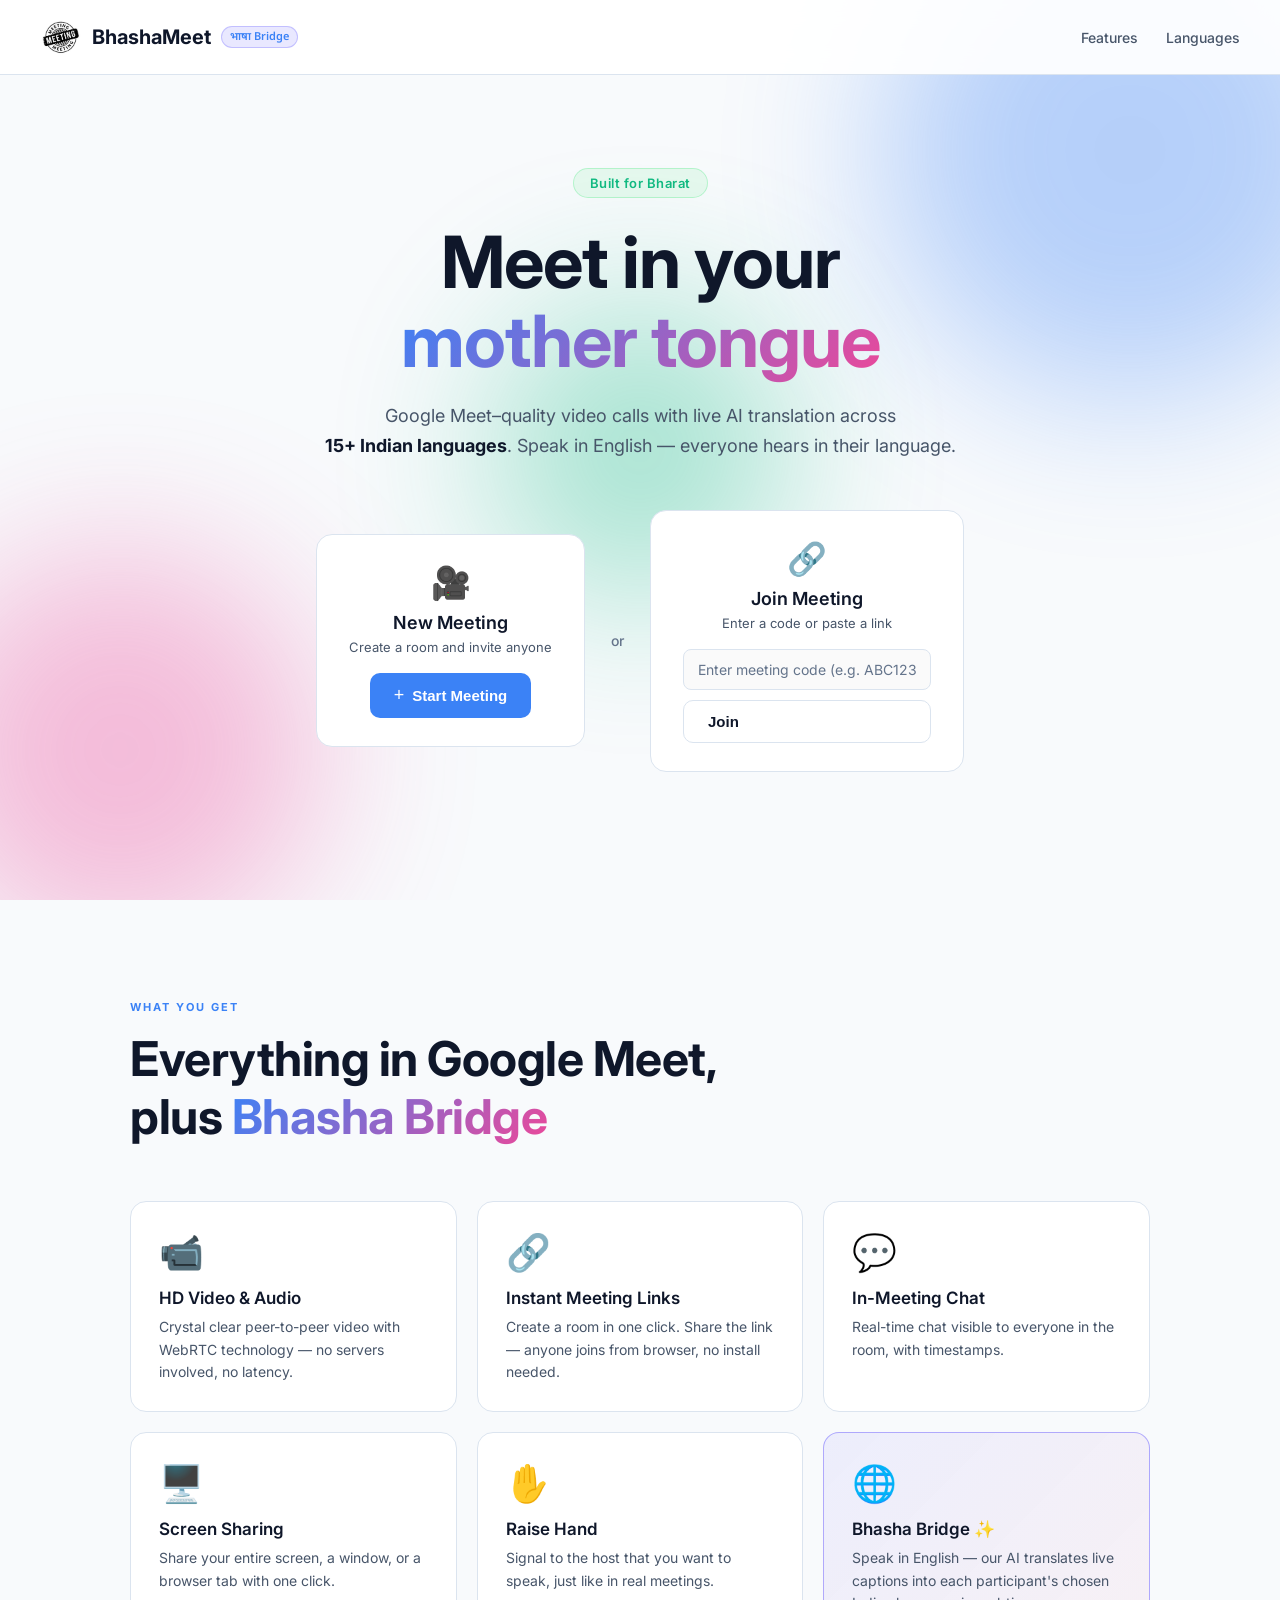
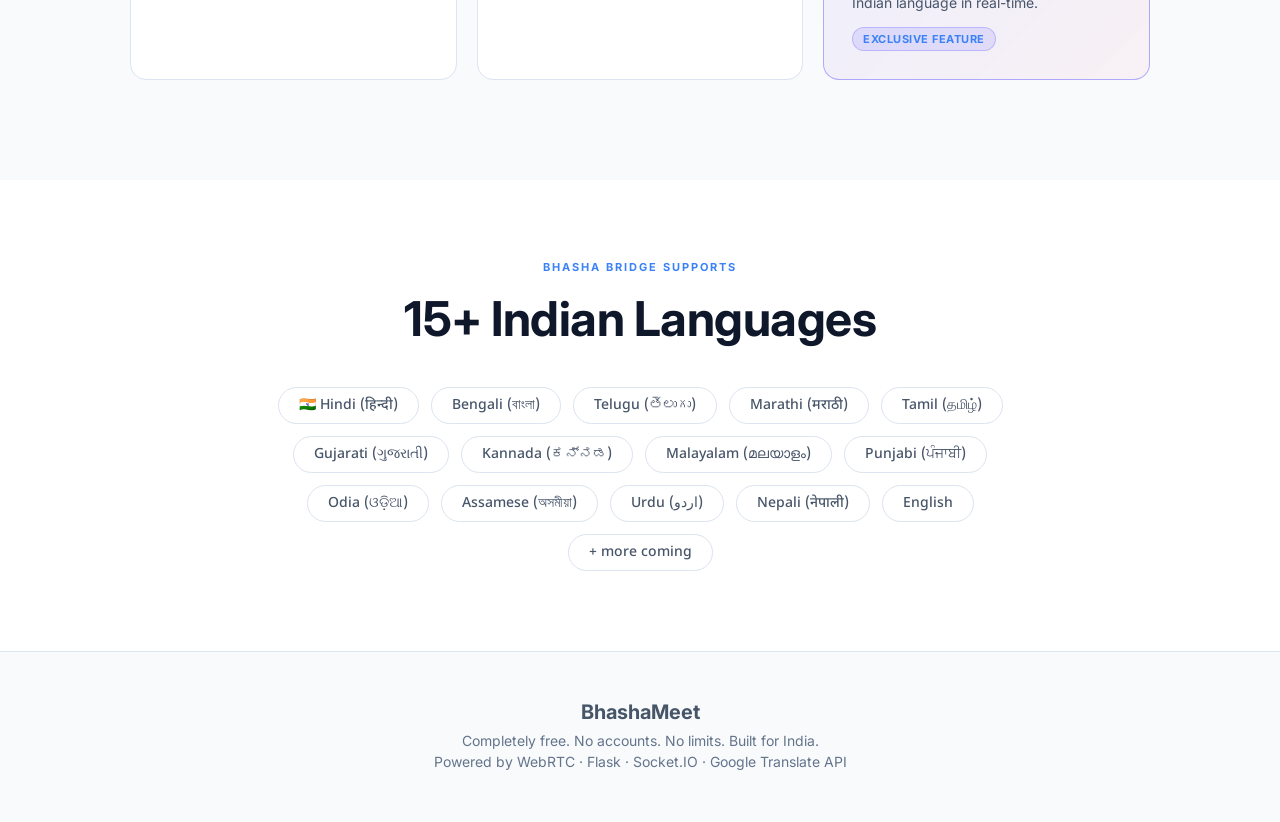
<file: index.html>
<!DOCTYPE html>
<html lang="en">
<head>
  <meta charset="UTF-8">
  <meta name="viewport" content="width=device-width, initial-scale=1.0">
  <title>BhashaMeet — भाषा Bridge Video Conferencing</title>
  <link rel="stylesheet" href="/index.css">
  <link href="https://fonts.googleapis.com/css2?family=Inter:wght@300;400;500;600;700&family=Noto+Sans+Devanagari:wght@400;600&display=swap" rel="stylesheet">
  <link rel="icon" type="image/svg+xml" href="/favicon.svg">
</head>
<body>
  <!-- Nav -->
  <nav class="navbar">
    <div class="nav-brand">
      <div class="brand-icon"><img src="/download.jpeg" alt="BhashaMeet logo"></div>
      <span class="brand-name">BhashaMeet</span>
      <span class="brand-tag">भाषा Bridge</span>
    </div>
    <div class="nav-links">
      <a href="#features">Features</a>
      <a href="#languages">Languages</a>
    </div>
  </nav>

  <!-- Hero -->
  <section class="hero">
    <div class="hero-bg">
      <div class="orb orb-1"></div>
      <div class="orb orb-2"></div>
      <div class="orb orb-3"></div>
    </div>
    <div class="hero-content">
      <div class="hero-badge">Built for Bharat</div>
      <h1 class="hero-title">
        Meet in your<br>
        <span class="gradient-text">mother tongue</span>
      </h1>
      <p class="hero-subtitle">
        Google Meet–quality video calls with live AI translation across<br>
        <strong>15+ Indian languages</strong>. Speak in English — everyone hears in their language.
      </p>

      <!-- Action cards -->
      <div class="action-cards">
        <div class="action-card primary">
          <div class="action-card-icon">🎥</div>
          <h3>New Meeting</h3>
          <p>Create a room and invite anyone</p>
          <button class="btn btn-primary" onclick="createMeeting()">
            <span class="btn-icon">+</span> Start Meeting
          </button>
        </div>
        <div class="action-divider">or</div>
        <div id="join-section" class="action-card secondary">
          <div class="action-card-icon">🔗</div>
          <h3>Join Meeting</h3>
          <p>Enter a code or paste a link</p>
          <div class="join-form">
            <input type="text" id="join-code" placeholder="Enter meeting code (e.g. ABC12345)" maxlength="20">
            <button type="button" class="btn btn-secondary" onclick="joinMeeting()">Join</button>
          </div>
        </div>
      </div>

      <!-- Loading overlay for create -->
      <div id="create-loading" class="loading-overlay" style="display:none;">
        <div class="spinner"></div>
        <p>Creating your meeting…</p>
      </div>

      <!-- Created link display -->
      <div id="meeting-created" class="meeting-created-box" style="display:none;">
        <div class="created-header">✅ Meeting Created!</div>
        <div class="created-link-row">
          <input type="text" id="meeting-link" readonly>
          <button class="btn-copy" onclick="copyLink()">📋 Copy</button>
        </div>
        <button class="btn btn-primary btn-join-now" onclick="joinCreated()">Join Now →</button>
      </div>
    </div>
  </section>

  <!-- Features -->
  <section class="features" id="features">
    <div class="section-label">WHAT YOU GET</div>
    <h2 class="section-title">Everything in Google Meet,<br>plus <span class="gradient-text">Bhasha Bridge</span></h2>
    <div class="features-grid">
      <div class="feature-card">
        <div class="feature-icon">📹</div>
        <h3>HD Video & Audio</h3>
        <p>Crystal clear peer-to-peer video with WebRTC technology — no servers involved, no latency.</p>
      </div>
      <div class="feature-card">
        <div class="feature-icon">🔗</div>
        <h3>Instant Meeting Links</h3>
        <p>Create a room in one click. Share the link — anyone joins from browser, no install needed.</p>
      </div>
      <div class="feature-card">
        <div class="feature-icon">💬</div>
        <h3>In-Meeting Chat</h3>
        <p>Real-time chat visible to everyone in the room, with timestamps.</p>
      </div>
      <div class="feature-card">
        <div class="feature-icon">🖥️</div>
        <h3>Screen Sharing</h3>
        <p>Share your entire screen, a window, or a browser tab with one click.</p>
      </div>
      <div class="feature-card">
        <div class="feature-icon">✋</div>
        <h3>Raise Hand</h3>
        <p>Signal to the host that you want to speak, just like in real meetings.</p>
      </div>
      <div class="feature-card highlight-card">
        <div class="feature-icon">🌐</div>
        <h3>Bhasha Bridge ✨</h3>
        <p>Speak in English — our AI translates live captions into each participant's chosen Indian language in real-time.</p>
        <div class="feature-badge">Exclusive Feature</div>
      </div>
    </div>
  </section>

  <!-- Languages -->
  <section class="languages-section" id="languages">
    <div class="section-label">BHASHA BRIDGE SUPPORTS</div>
    <h2 class="section-title">15+ Indian Languages</h2>
    <div class="lang-grid">
      <div class="lang-chip">🇮🇳 Hindi (हिन्दी)</div>
      <div class="lang-chip">Bengali (বাংলা)</div>
      <div class="lang-chip">Telugu (తెలుగు)</div>
      <div class="lang-chip">Marathi (मराठी)</div>
      <div class="lang-chip">Tamil (தமிழ்)</div>
      <div class="lang-chip">Gujarati (ગુજરાતી)</div>
      <div class="lang-chip">Kannada (ಕನ್ನಡ)</div>
      <div class="lang-chip">Malayalam (മലയാളം)</div>
      <div class="lang-chip">Punjabi (ਪੰਜਾਬੀ)</div>
      <div class="lang-chip">Odia (ଓଡ଼ିଆ)</div>
      <div class="lang-chip">Assamese (অসমীয়া)</div>
      <div class="lang-chip">Urdu (اردو)</div>
      <div class="lang-chip">Nepali (नेपाली)</div>
      <div class="lang-chip">English</div>
      <div class="lang-chip">+ more coming</div>
    </div>
  </section>

  <!-- Footer -->
  <footer class="footer">
    <div class="footer-brand"> BhashaMeet</div>
    <p>Completely free. No accounts. No limits. Built for India.</p>
    <p class="footer-tech">Powered by WebRTC · Flask · Socket.IO · Google Translate API</p>
  </footer>

  <script>
    let createdRoomId = null;

    async function createMeeting() {
      document.getElementById('create-loading').style.display = 'flex';
      document.getElementById('meeting-created').style.display = 'none';
      try {
        const res = await fetch('/api/create-meeting', { method: 'POST' });
        const data = await res.json();
        createdRoomId = data.room_id;
        const link = window.location.origin + data.link;
        document.getElementById('meeting-link').value = link;
        document.getElementById('create-loading').style.display = 'none';
        const createdBox = document.getElementById('meeting-created');
        createdBox.style.display = 'flex';
        createdBox.scrollIntoView({ behavior: 'smooth', block: 'center' });
      } catch (e) {
        alert('Failed to create meeting. Make sure the server is running.');
        document.getElementById('create-loading').style.display = 'none';
      }
    }

    function joinMeeting() {
      const codeInput = document.getElementById('join-code');
      const code = codeInput.value.trim();
      if (!code) {
        window.location.hash = '#join-section';
        document.getElementById('join-section').scrollIntoView({ behavior: 'smooth', block: 'center' });
        setTimeout(() => codeInput.focus(), 300);
        return;
      }
      // Handle full URLs and plain codes (case-insensitive)
      let roomId = code;
      if (code.includes('/meeting/')) {
        roomId = code.split('/meeting/')[1].split('/')[0];
      }
      roomId = roomId.replace(/[^A-Za-z0-9]/g, '').toUpperCase();
      if (!roomId) { alert('Please enter a valid meeting code or link.'); return; }
      window.location.href = `/meeting/${roomId}`;
    }

    function joinCreated() {
      if (createdRoomId) window.location.href = `/meeting/${createdRoomId}`;
    }

    function copyLink() {
      const input = document.getElementById('meeting-link');
      input.select();
      navigator.clipboard.writeText(input.value).then(() => {
        const btn = document.querySelector('.btn-copy');
        btn.textContent = '✅ Copied!';
        setTimeout(() => btn.textContent = '📋 Copy', 2000);
      });
    }

    document.getElementById('join-code').addEventListener('keydown', e => {
      if (e.key === 'Enter') joinMeeting();
    });
  </script>
</body>
</html>
</file>
<file: index.css>
:root {
  --bg: #f8fafc;
  --bg2: #ffffff;
  --card: #ffffff;
  --border: #dbe4ef;
  --accent: #3b82f6;
  --accent2: #ec4899;
  --accent3: #10b981;
  --text: #0f172a;
  --text2: #475569;
  --text3: #64748b;
  --radius: 16px;
  --transition: 0.2s ease;
}

*, *::before, *::after { box-sizing: border-box; margin: 0; padding: 0; }

body {
  font-family: 'Inter', sans-serif;
  background: var(--bg);
  color: var(--text);
  min-height: 100vh;
  overflow-x: hidden;
}

/* NAV */
.navbar {
  position: fixed;
  top: 0; left: 0; right: 0;
  z-index: 100;
  display: flex;
  align-items: center;
  justify-content: space-between;
  padding: 16px 40px;
  background: rgba(255,255,255,0.92);
  backdrop-filter: blur(12px);
  border-bottom: 1px solid var(--border);
}

.nav-brand { display: flex; align-items: center; gap: 10px; }
.brand-icon {
  width: 42px;
  height: 42px;
  display: flex;
  align-items: center;
  justify-content: center;
}
.brand-icon img {
  width: 100%;
  height: 100%;
  object-fit: contain;
  border-radius: 10px;
}
.brand-name { font-size: 20px; font-weight: 700; color: var(--text); }
.brand-tag {
  font-size: 11px;
  font-weight: 600;
  color: var(--accent);
  background: rgba(108,99,255,0.15);
  border: 1px solid rgba(108,99,255,0.3);
  padding: 3px 8px;
  border-radius: 20px;
  font-family: 'Noto Sans Devanagari', sans-serif;
}

.nav-links { display: flex; gap: 28px; }
.nav-links a { color: var(--text2); text-decoration: none; font-size: 14px; font-weight: 500; transition: color var(--transition); }
.nav-links a:hover { color: var(--text); }

/* HERO */
.hero {
  position: relative;
  min-height: 100vh;
  display: flex;
  align-items: center;
  justify-content: center;
  padding: 120px 20px 80px;
  overflow: hidden;
}

.hero-bg { position: absolute; inset: 0; pointer-events: none; }
.orb {
  position: absolute;
  border-radius: 50%;
  filter: blur(80px);
  opacity: 0.35;
  animation: float 8s ease-in-out infinite;
}
.orb-1 { width: 500px; height: 500px; background: var(--accent); top: -100px; right: -100px; animation-delay: 0s; }
.orb-2 { width: 400px; height: 400px; background: var(--accent2); bottom: -50px; left: -80px; animation-delay: 3s; }
.orb-3 { width: 300px; height: 300px; background: var(--accent3); top: 50%; left: 50%; transform: translate(-50%,-50%); animation-delay: 6s; }

@keyframes float { 0%,100%{transform:translateY(0)} 50%{transform:translateY(-30px)} }

.hero-content {
  position: relative;
  z-index: 1;
  text-align: center;
  max-width: 780px;
  width: 100%;
}

.hero-badge {
  display: inline-flex;
  align-items: center;
  gap: 6px;
  font-size: 13px;
  font-weight: 600;
  color: var(--accent3);
  background: rgba(67,233,123,0.1);
  border: 1px solid rgba(67,233,123,0.3);
  padding: 6px 16px;
  border-radius: 30px;
  margin-bottom: 24px;
  letter-spacing: 0.5px;
}

.hero-title {
  font-size: clamp(40px, 7vw, 72px);
  font-weight: 700;
  line-height: 1.1;
  margin-bottom: 20px;
  letter-spacing: -1px;
}

.gradient-text {
  background: linear-gradient(135deg, var(--accent), var(--accent2));
  -webkit-background-clip: text;
  -webkit-text-fill-color: transparent;
  background-clip: text;
}

.hero-subtitle {
  font-size: 18px;
  color: var(--text2);
  line-height: 1.7;
  margin-bottom: 48px;
}
.hero-subtitle strong { color: var(--text); }

/* ACTION CARDS */
.action-cards {
  display: flex;
  align-items: center;
  justify-content: center;
  gap: 16px;
  flex-wrap: wrap;
}

.action-card {
  background: var(--card);
  border: 1px solid var(--border);
  border-radius: var(--radius);
  padding: 28px 32px;
  text-align: center;
  min-width: 260px;
  transition: transform var(--transition), border-color var(--transition);
}
.action-card:hover { transform: translateY(-4px); border-color: var(--accent); }
.action-card-icon { font-size: 32px; margin-bottom: 10px; }
.action-card h3 { font-size: 18px; font-weight: 600; margin-bottom: 6px; }
.action-card p { font-size: 13px; color: var(--text2); margin-bottom: 18px; }

.action-divider { color: var(--text3); font-size: 14px; font-weight: 500; padding: 10px; }

.btn {
  display: inline-flex;
  align-items: center;
  gap: 8px;
  font-size: 15px;
  font-weight: 600;
  padding: 12px 24px;
  border-radius: 10px;
  border: none;
  cursor: pointer;
  transition: all var(--transition);
  text-decoration: none;
}
.btn-icon { font-size: 18px; font-weight: 300; }
.btn-primary { background: var(--accent); color: white; }
.btn-primary:hover { background: #5a52e0; transform: translateY(-2px); }
.btn-secondary {
  background: transparent;
  border: 1px solid var(--border);
  color: var(--text);
}
.btn-secondary:hover { border-color: var(--accent); background: rgba(59,130,246,0.08); }

.join-form { display: flex; flex-direction: column; gap: 10px; }
.join-form input {
  padding: 11px 14px;
  border-radius: 8px;
  border: 1px solid var(--border);
  background: rgba(15,23,42,0.02);
  color: var(--text);
  font-size: 14px;
  outline: none;
  transition: border-color var(--transition);
  font-family: inherit;
}
.join-form input:focus { border-color: var(--accent); }
.join-form input::placeholder { color: var(--text3); }

.loading-overlay {
  display: flex;
  align-items: center;
  justify-content: center;
  gap: 12px;
  padding: 20px;
  color: var(--text2);
}
.spinner {
  width: 22px; height: 22px;
  border: 2px solid var(--border);
  border-top-color: var(--accent);
  border-radius: 50%;
  animation: spin 0.8s linear infinite;
}
@keyframes spin { to { transform: rotate(360deg); } }

.meeting-created-box {
  flex-direction: column;
  align-items: center;
  gap: 12px;
  background: rgba(67,233,123,0.06);
  border: 1px solid rgba(67,233,123,0.25);
  border-radius: var(--radius);
  padding: 20px 24px;
  margin-top: 24px;
  animation: slideUp 0.3s ease;
}
@keyframes slideUp { from { opacity:0; transform:translateY(10px); } to { opacity:1; transform:translateY(0); } }

.created-header { font-size: 16px; font-weight: 600; color: var(--accent3); }
.created-link-row { display: flex; gap: 8px; width: 100%; max-width: 500px; }
.created-link-row input {
  flex: 1;
  padding: 10px 14px;
  border-radius: 8px;
  border: 1px solid var(--border);
  background: rgba(15,23,42,0.02);
  color: var(--text);
  font-size: 13px;
  outline: none;
  font-family: monospace;
}
.btn-copy {
  padding: 10px 16px;
  border-radius: 8px;
  border: 1px solid var(--border);
  background: var(--card);
  color: var(--text);
  cursor: pointer;
  font-size: 13px;
  font-weight: 600;
  transition: all var(--transition);
}
.btn-copy:hover { border-color: var(--accent); }
.btn-join-now { margin-top: 4px; }

/* FEATURES */
.features {
  padding: 100px 40px;
  max-width: 1100px;
  margin: 0 auto;
}
.section-label {
  font-size: 11px;
  font-weight: 700;
  letter-spacing: 2px;
  color: var(--accent);
  margin-bottom: 16px;
  text-transform: uppercase;
}
.section-title {
  font-size: clamp(28px, 4vw, 48px);
  font-weight: 700;
  line-height: 1.2;
  margin-bottom: 56px;
  letter-spacing: -0.5px;
}

.features-grid {
  display: grid;
  grid-template-columns: repeat(auto-fit, minmax(300px, 1fr));
  gap: 20px;
}

.feature-card {
  background: var(--card);
  border: 1px solid var(--border);
  border-radius: var(--radius);
  padding: 28px;
  transition: transform var(--transition), border-color var(--transition);
  position: relative;
  overflow: hidden;
}
.feature-card:hover { transform: translateY(-4px); border-color: var(--accent); }
.feature-icon { font-size: 36px; margin-bottom: 14px; }
.feature-card h3 { font-size: 17px; font-weight: 600; margin-bottom: 8px; }
.feature-card p { font-size: 14px; color: var(--text2); line-height: 1.6; }

.highlight-card {
  border-color: rgba(108,99,255,0.5);
  background: linear-gradient(135deg, rgba(108,99,255,0.08), rgba(255,101,132,0.06));
}
.feature-badge {
  display: inline-block;
  margin-top: 12px;
  font-size: 11px;
  font-weight: 700;
  color: var(--accent);
  background: rgba(108,99,255,0.15);
  padding: 4px 10px;
  border-radius: 20px;
  border: 1px solid rgba(108,99,255,0.3);
  text-transform: uppercase;
  letter-spacing: 0.5px;
}

/* LANGUAGES */
.languages-section {
  padding: 80px 40px;
  background: var(--bg2);
  text-align: center;
}
.languages-section .section-title { margin-bottom: 40px; }

.lang-grid {
  display: flex;
  flex-wrap: wrap;
  gap: 12px;
  justify-content: center;
  max-width: 800px;
  margin: 0 auto;
}

.lang-chip {
  background: var(--card);
  border: 1px solid var(--border);
  border-radius: 30px;
  padding: 8px 20px;
  font-size: 14px;
  font-weight: 500;
  color: var(--text2);
  transition: all var(--transition);
  font-family: 'Noto Sans Devanagari', 'Inter', sans-serif;
}
.lang-chip:hover { border-color: var(--accent); color: var(--text); background: rgba(108,99,255,0.08); }

/* FOOTER */
.footer {
  padding: 48px 40px;
  text-align: center;
  border-top: 1px solid var(--border);
  color: var(--text3);
}
.footer-brand { font-size: 20px; font-weight: 700; color: var(--text2); margin-bottom: 8px; }
.footer p { font-size: 14px; margin-bottom: 4px; }
.footer-tech { font-size: 12px; color: var(--text3); margin-top: 4px; }

/* RESPONSIVE */
@media (max-width: 600px) {
  .navbar { padding: 12px 16px; }
  .hero { padding: 100px 16px 60px; }
  .features, .languages-section { padding: 60px 16px; }
  .action-card { min-width: 100%; }
  .action-divider { display: none; }
  .created-link-row { flex-direction: column; }
}
</file>
